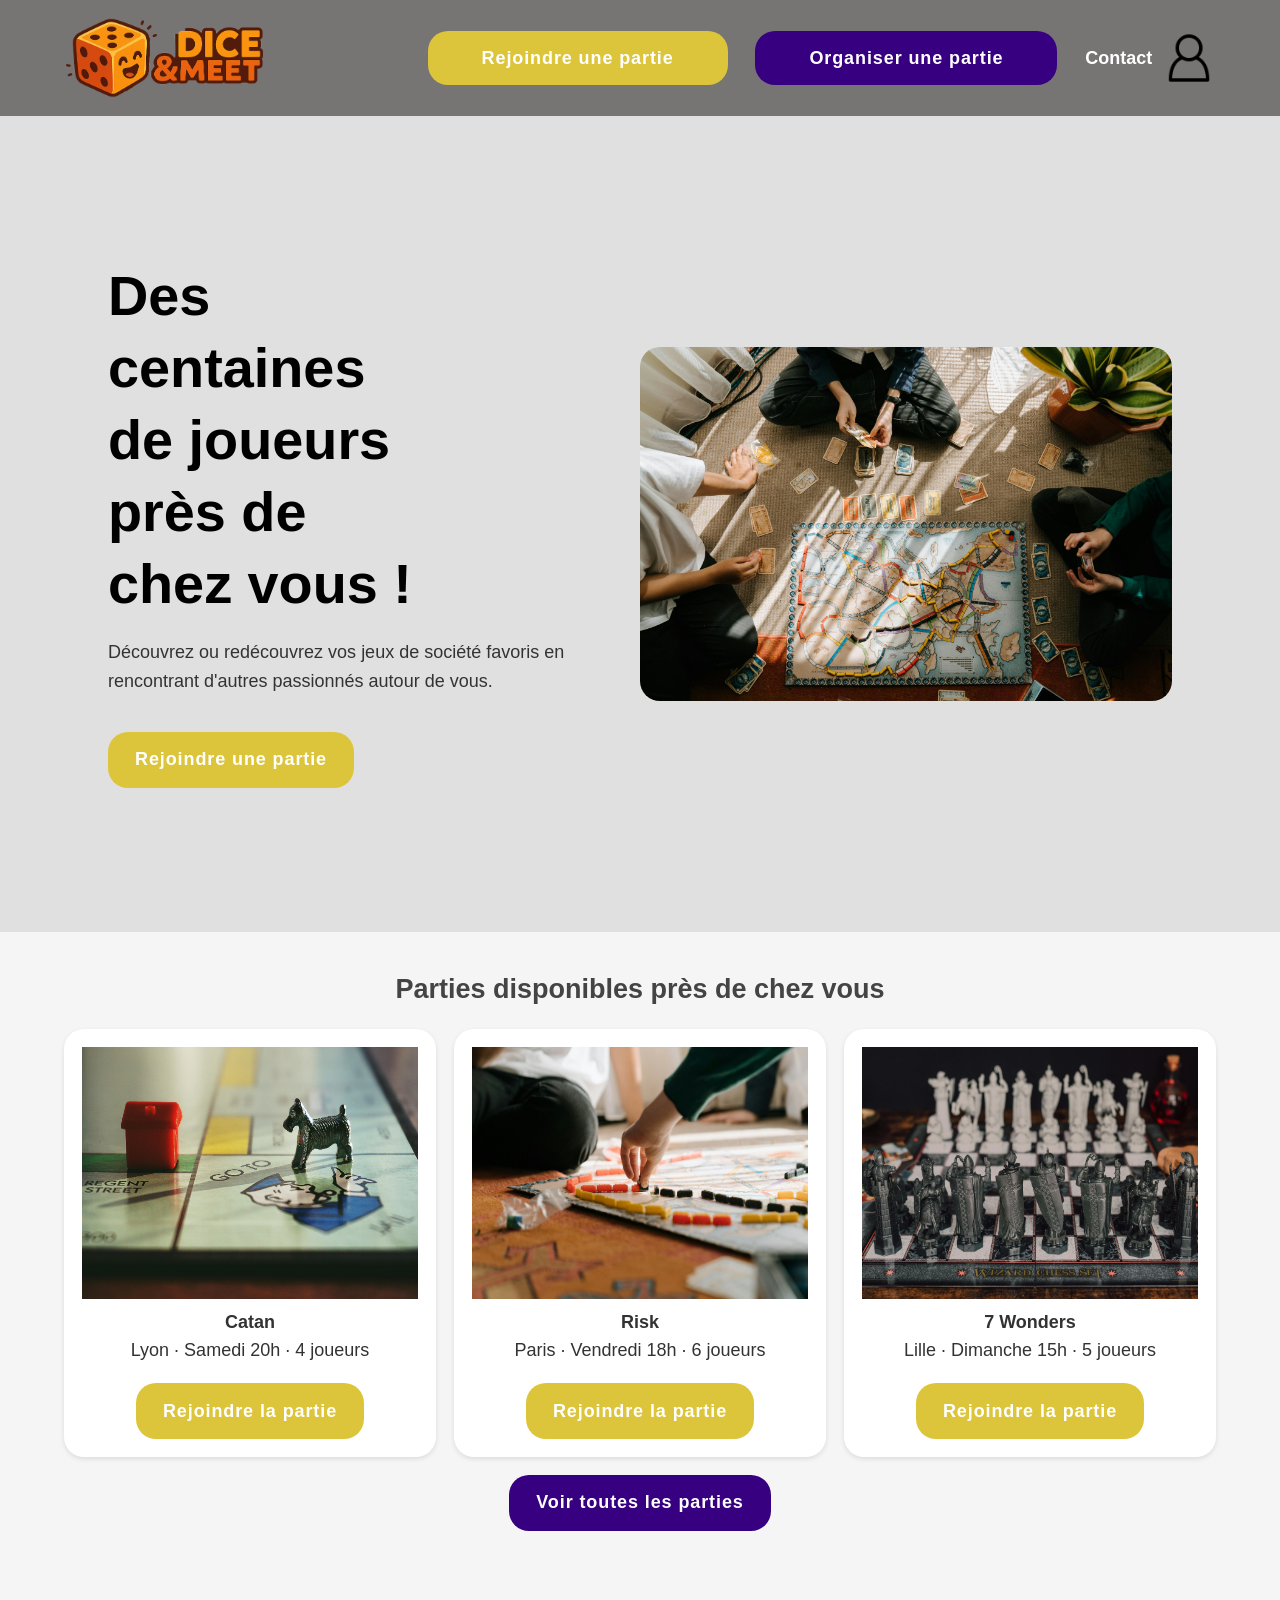
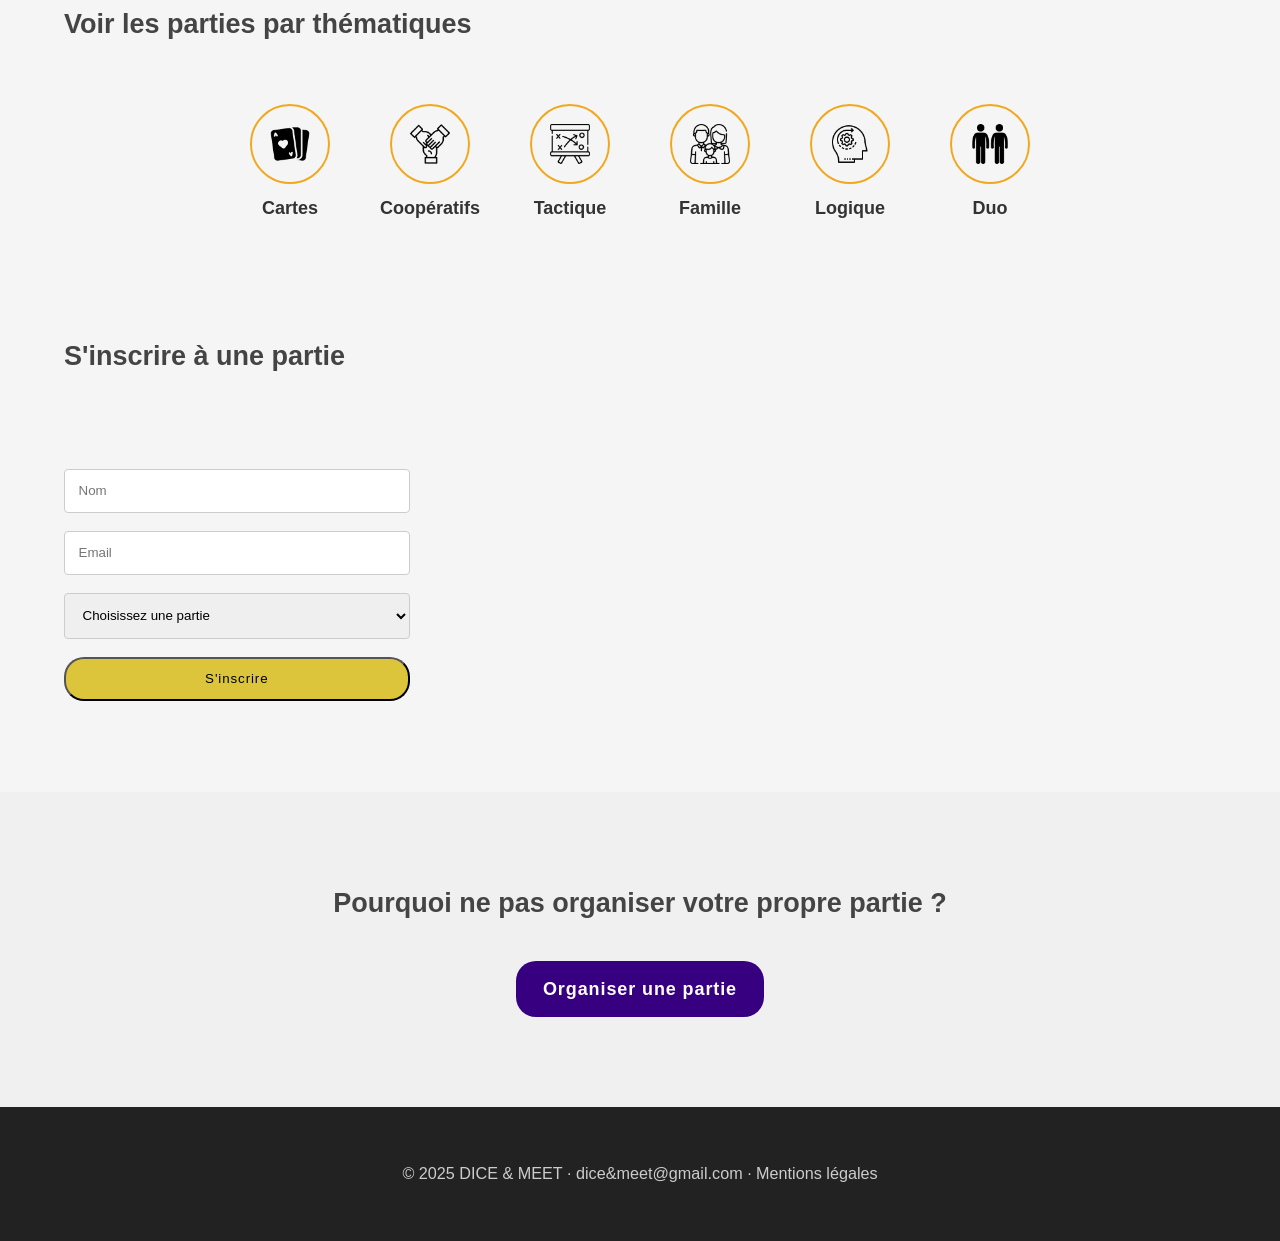
<file: index.html>
<!DOCTYPE html>
<html lang="fr">

<head>
    <meta charset="UTF-8" />
    <meta name="viewport" content="width=device-width, initial-scale=1.0" />
    <title>DICE & MEET - Accueil</title>
    <link rel="stylesheet" href="style.css" />
</head>

<body>

    <header>
        <div class="container header-container">
            <img src="assets/Logo.png" alt="">
            <nav>
                <a href="#" class="primary">Rejoindre une partie</a>
                <a href="#" class="secondary">Organiser une partie</a>
                <a href="#">Contact</a>
                <img src="assets/user.png" alt="">
            </nav>
        </div>
    </header>

    <section class="hero">
        <div class="container">
            <h2>Des centaines de joueurs près de chez vous !</h2>
            <p>Découvrez ou redécouvrez vos jeux de société favoris en rencontrant d'autres passionnés autour de vous.
            </p>
            <a href="#" class=" cta primary ">Rejoindre une partie</a>
        </div>
        <img src="assets/herosectionimg.jpg" alt="">
    </section>

    <section class="games-list">
        <div class="cardcontainer">
            <h3>Parties disponibles près de chez vous</h3>
            <div class="cards">
                <div class="gamecard">
                    <img src="assets/gamecard1.jpg" alt="">
                    <h4>Catan</h4>
                    <p>Lyon · Samedi 20h · 4 joueurs</p>
                    <a href="#" class=" cta primary ">Rejoindre la partie</a>
                </div>
                <div class="gamecard">
                    <img src="assets/gamecard2.jpg" alt="">
                    <h4>Risk</h4>
                    <p>Paris · Vendredi 18h · 6 joueurs</p>
                    <a href="#" class=" cta primary ">Rejoindre la partie</a>
                </div>
                <div class="gamecard">
                    <img src="assets/gamecard3.jpg" alt="">
                    <h4>7 Wonders</h4>
                    <p>Lille · Dimanche 15h · 5 joueurs</p>
                    <a href="#" class=" cta primary ">Rejoindre la partie</a>
                </div>
            </div>
            <a href="#" class=" cta secondary ">Voir toutes les parties</a>

        </div>
    </section>

    <section class="themes">
        <div class="container">
            <h3>Voir les parties par thématiques</h3>
            <div class="categories">
                <div class="category">
                    <div class="icon">
                        <img src="assets/themeslogo/card-game.png" alt="Cartes">
                    </div>
                    <p>Cartes</p>
                </div>

                <div class="category">
                    <div class="icon">
                        <img src="assets/themeslogo/teamwork.png" alt="Coopératifs">
                    </div>
                    <p>Coopératifs</p>
                </div>

                <div class="category">
                    <div class="icon">
                        <img src="assets/themeslogo/tactical.png" alt="Tactique">
                    </div>
                    <p>Tactique</p>
                </div>

                <div class="category">
                    <div class="icon">
                        <img src="assets/themeslogo/family.png" alt="Famille">
                    </div>
                    <p>Famille</p>
                </div>

                <div class="category">
                    <div class="icon">
                        <img src="assets/themeslogo/logical-thinking.png" alt="Logique">
                    </div>
                    <p>Logique</p>
                </div>

                <div class="category">
                    <div class="icon">
                        <img src="assets/themeslogo/two.png" alt="Duo">
                    </div>
                    <p>Duo</p>
                </div>
            </div>

        </div>
    </section>

    <section class="inscription">
        <div class="container">
            <h3>S'inscrire à une partie</h3>
            <div class="inscriptionsection">
                <form>
                    <input type="text" placeholder="Nom" required />
                    <input type="email" placeholder="Email" required />
                    <select required>
                        <option disabled selected>Choisissez une partie</option>
                        <option>Catan à Lyon</option>
                        <option>Risk à Paris</option>
                        <option>7 Wonders à Lille</option>
                    </select>
                    <button type="submit">S'inscrire</button>
                </form>
                <section id="map">
                    <iframe
                        src="https://www.google.com/maps/embed?pb=!1m18!1m12!1m3!1d22264.88116171491!2d4.806564274316411!3d45.7689828!2m3!1f0!2f0!3f0!3m2!1i1024!2i768!4f13.1!3m3!1m2!1s0x47f4eaf13c0b3e27%3A0x7c6f168fe861a185!2sAgence%20Havas%20Voyages!5e0!3m2!1sfr!2sfr!4v1698659297800!5m2!1sfr!2sfr"
                        width="100%" height="100%" frameborder="0" style="border: 0; display: block" allowfullscreen=""
                        aria-hidden="false" tabindex="0"></iframe>
                </section>
            </div>
            
        </div>
    </section>

    <section class="cta-organiser">
        <div class="container">
            <h3>Pourquoi ne pas organiser votre propre partie ?</h3>
            <a href="#" class="cta secondary">Organiser une partie</a>
        </div>
    </section>

    <footer>
        <div class="container">
            <p>&copy; 2025 DICE & MEET · dice&meet@gmail.com · Mentions légales</p>
        </div>
    </footer>

</body>

</html>
</file>
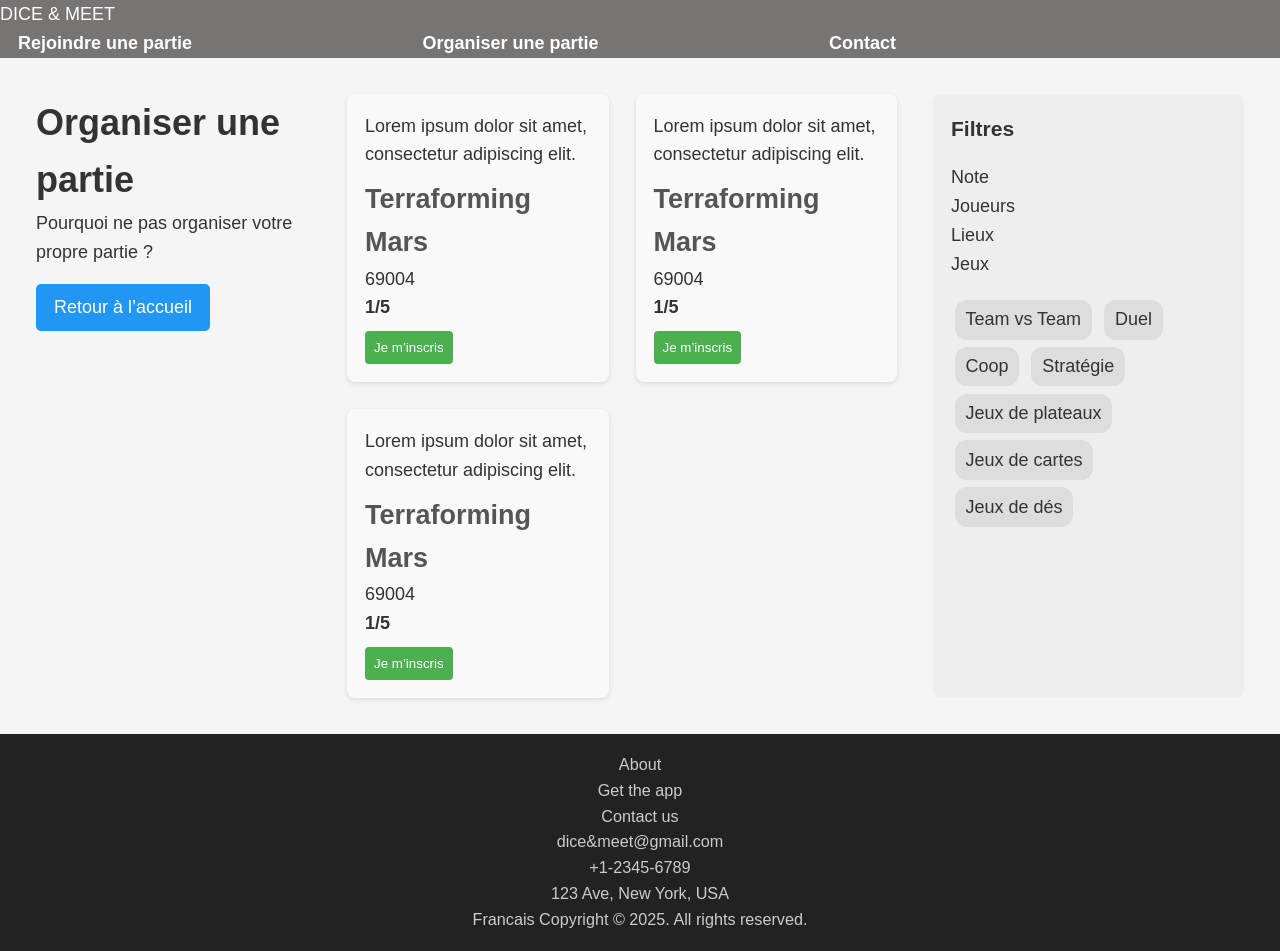
<file: parties.html>
<!DOCTYPE html>
<html lang="fr">
<head>
  <meta charset="UTF-8">
  <title>Organiser une partie - Dice & Meet</title>
  <link rel="stylesheet" href="style.css">
</head>
<body>
  <header>
    <div class="logo">DICE & MEET</div>
    <nav>
      <a href="index.html">Rejoindre une partie</a>
      <a href="organiser.html" class="active">Organiser une partie</a>
      <a href="#">Contact</a>
    </nav>
  </header>

  <main class="organiser">
    <section class="intro">
      <h1>Organiser une partie</h1>
      <p>Pourquoi ne pas organiser votre propre partie ?</p>
      <a class="button" href="index.html">Retour à l’accueil</a>
    </section>

    <section class="party-cards">
      <div class="card">
        <p class="description">Lorem ipsum dolor sit amet, consectetur adipiscing elit.</p>
        <h2>Terraforming Mars</h2>
        <p class="lieu">69004</p>
        <p class="players">1/5</p>
        <button>Je m’inscris</button>
      </div>
      <div class="card">
        <p class="description">Lorem ipsum dolor sit amet, consectetur adipiscing elit.</p>
        <h2>Terraforming Mars</h2>
        <p class="lieu">69004</p>
        <p class="players">1/5</p>
        <button>Je m’inscris</button>
      </div>
      <div class="card">
        <p class="description">Lorem ipsum dolor sit amet, consectetur adipiscing elit.</p>
        <h2>Terraforming Mars</h2>
        <p class="lieu">69004</p>
        <p class="players">1/5</p>
        <button>Je m’inscris</button>
      </div>
    </section>

    <aside class="filters">
      <h3>Filtres</h3>
      <ul>
        <li>Note</li>
        <li>Joueurs</li>
        <li>Lieux</li>
        <li>Jeux</li>
      </ul>
      <ul class="tags">
        <li>Team vs Team</li>
        <li>Duel</li>
        <li>Coop</li>
        <li>Stratégie</li>
        <li>Jeux de plateaux</li>
        <li>Jeux de cartes</li>
        <li>Jeux de dés</li>
      </ul>
    </aside>
  </main>

  <footer>
    <div class="footer-columns">
      <div>
        <p>About</p>
        <p>Get the app</p>
        <p>Contact us</p>
      </div>
      <div>
        <p>dice&meet@gmail.com</p>
        <p>+1-2345-6789</p>
        <p>123 Ave, New York, USA</p>
      </div>
    </div>
    <p class="copyright">Francais Copyright © 2025. All rights reserved.</p>
  </footer>
</body>
</html>
</file>
<file: style.css>
:root {
    --primary-color: rgb(221, 197, 59);
    --secondary-color: rgb(55, 0, 128);
    font-size: 18px;
}

* {
    box-sizing: border-box;
    margin: 0;
    padding: 0;
}

body {
    font-family: 'Segoe UI', sans-serif;
    background: #f5f5f5;
    color: #333;
    line-height: 1.6;
}

.primary {
    background-color: var(--primary-color);
    padding: .7rem 3rem;
    border-radius: 20px;
    letter-spacing: .05rem;
}

.secondary{
    background-color: var(--secondary-color);
    padding: .7rem 3rem;
    border-radius: 20px;
    letter-spacing: .05rem;
}

.container {
    
    width: 90%;
    margin: auto;
    padding: 2rem 0;
}

header {
    background-color: #2c27279f;
    color: #fff;
}

header img {
    width: 200px;
}

.header-container {
    display: flex;
    justify-content: space-between;
    align-items: center;
    padding: 1rem 0;
}

nav{
    display: flex;
    justify-content: space-between;
    align-items: center;
    height: 100%;
    width: 70%;
}

nav img{
    height: 3rem;
    width: 3rem;
}

nav a {
    color: #fff;
    margin-left: 1rem;
    text-decoration: none;
    font-weight: bold;
}

.hero {
    background-color: #e0e0e0;
    padding: 6rem ;
    display: flex;
    flex-direction: row;
    align-items: center;
}


.hero h2 {
    width: 60%;
    font-size: 3.1em;
    margin-bottom: 1rem;
    color: black;
    line-height: 4rem;
}

.hero p{
    width: 90%;
    font-weight: 500;
    margin-bottom: 1rem;

}

.hero img{
    height:50%;
    width: 50%;
    border-radius: 20px;
}

.cta {
    display: inline-block;
    color: white;
    padding: 0.75rem 1.5rem;
    margin-top: 1rem;
    text-decoration: none;
    font-weight: bold;
}

.games-list h3,
.themes h3,
.inscription h3,
.cta-organiser h3 {
    font-size: 1.5em;
    margin-bottom: 1rem;
    color: #444;
}

.cardcontainer{
    width: 90%;
    margin: auto;
    padding: 2rem 0;
    display: flex;
    flex-direction: column;
    align-items: center;
}

.cards {
    display: flex;
    align-items: center;
    flex-wrap: wrap;
    gap: 1rem;
}

.gamecard {
    flex: 1 1 calc(33.33% - 1rem);
    background: white;
    padding: 1rem;
    border-radius: 20px;
    box-shadow: 0 2px 5px rgba(0, 0, 0, 0.1);
    border-radius: 20px;
    text-align: center;
}

.gamecard img{
    width: 100%;
    height: 14rem;
}

.categories {
    display: flex;
    justify-content: center;
    gap: 40px;
    flex-wrap: wrap;
    padding: 40px 0;
    text-align: center;
    font-family: Arial, sans-serif;
  }
  
  .category {
    display: flex;
    flex-direction: column;
    align-items: center;
    width: 100px;
  }
  
  .icon {
    width: 80px;
    height: 80px;
    border: 2px solid #f0a91f;
    border-radius: 50%;
    display: flex;
    align-items: center;
    justify-content: center;
    margin-bottom: 10px;
  }
  
  .icon img {
    width: 40px;
    height: 40px;
    object-fit: contain;
  }
  
  .category p {
    margin: 0;
    font-weight: bold;
  }
  

.inscriptionsection{
    display: flex;
    justify-content: space-between;
    align-items: center;
    
}

.inscription form {
    display: flex;
    flex-direction: column;
    gap: 1rem;
    margin-top: 1rem;
    width: 30%;
    margin-right: 1rem;
}

#map{
    width: 60%;
    height: 20rem;
}

.inscription input,
.inscription select {
    padding: 0.75rem;
    border: 1px solid #ccc;
    border-radius: 4px;
}

.inscription button {
    background-color: var(--primary-color);
    padding: .7rem 3rem;
    border-radius: 20px;
    letter-spacing: .05rem;
}

.cta-organiser {
    background: #f0f0f0;
    text-align: center;
    padding: 3rem 1rem;
}

footer {
    background: #222;
    color: #ccc;
    text-align: center;
    padding: 1rem 0;
    font-size: 0.9rem;
}

.organiser {
    display: flex;
    gap: 2rem;
    padding: 2rem;
}

.intro {
    flex: 1;
}

.intro h1 {
    font-size: 2rem;
    color: #333;
}

.intro .button {
    display: inline-block;
    margin-top: 1rem;
    background-color: #2196f3;
    color: white;
    padding: 0.5rem 1rem;
    border-radius: 5px;
    text-decoration: none;
}

.party-cards {
    flex: 2;
    display: grid;
    grid-template-columns: repeat(auto-fill, minmax(250px, 1fr));
    gap: 1.5rem;
}

.card {
    background-color: #f9f9f9;
    padding: 1rem;
    border-radius: 8px;
    box-shadow: 0 2px 5px rgba(0, 0, 0, 0.1);
}

.card h2 {
    margin-top: 0.5rem;
    color: #555;
}

.card .players {
    font-weight: bold;
}

.card button {
    margin-top: 0.5rem;
    background-color: #4caf50;
    color: white;
    border: none;
    padding: 0.5rem;
    border-radius: 4px;
    cursor: pointer;
}

.filters {
    flex: 1;
    background-color: #eee;
    padding: 1rem;
    border-radius: 8px;
}

.filters h3 {
    margin-bottom: 1rem;
}

.filters ul {
    list-style: none;
    padding-left: 0;
    margin-bottom: 1rem;
}

.filters ul.tags li {
    background-color: #ddd;
    display: inline-block;
    margin: 0.2rem;
    padding: 0.3rem 0.6rem;
    border-radius: 12px;
}
</file>
